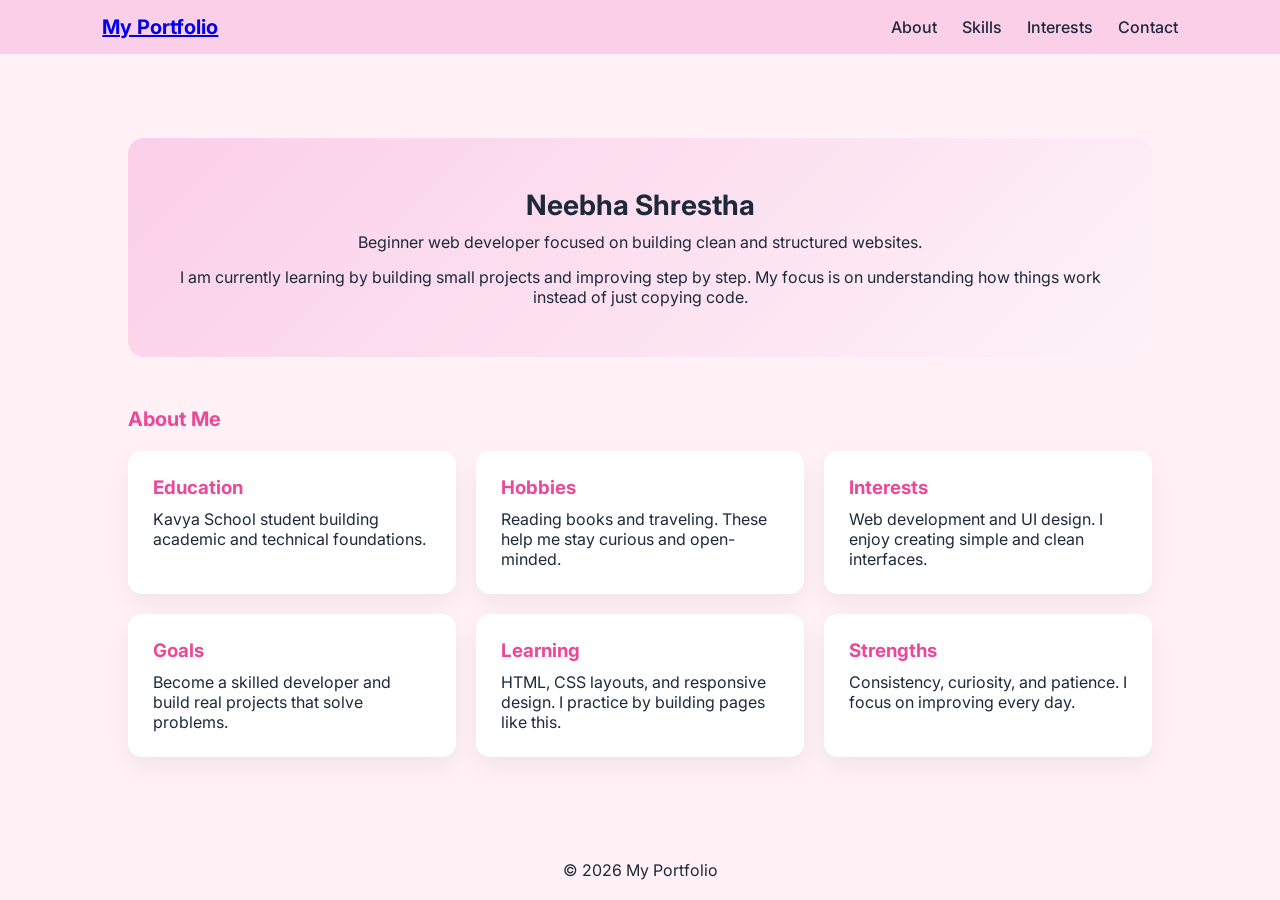
<file: index.html>
<!DOCTYPE html>
<html>
<head>
    <title>Neebha Shresta- Portfolio</title>
    <link rel="stylesheet" href="styles.css">
    <link href="https://fonts.googleapis.com/css2?family=Inter:wght@400;500;600&family=Poppins:wght@500;600;700&display=swap" rel="stylesheet">
</head>

<body>

<header>
    <a href="about.html"><h1>My Portfolio</h1></a>

    <nav>
        <a href="about.html">About</a>
        <a href="skills.html">Skills</a>
        <a href="interests.html">Interests</a>
        <a href="contact.html">Contact</a>
    </nav>
</header>

<div class="container">

    <!-- HERO -->
    <section class="about-card">
        <h2>Neebha Shrestha</h2>
        <p>
            Beginner web developer focused on building clean and structured websites.
        </p>

        <p style="margin-top:15px;">
            I am currently learning by building small projects and improving step by step.
            My focus is on understanding how things work instead of just copying code.
        </p>
    </section>

    <!-- SECTION TITLE -->
    <h3 class="section-title">About Me</h3>

    <!-- CARDS -->
    <div class="about-grid">

        <div class="card">
            <h3>Education</h3>
            <p>Kavya School student building academic and technical foundations.</p>
        </div>

        <div class="card">
            <h3>Hobbies</h3>
            <p>Reading books and traveling. These help me stay curious and open-minded.</p>
        </div>

        <div class="card">
            <h3>Interests</h3>
            <p>Web development and UI design. I enjoy creating simple and clean interfaces.</p>
        </div>

        <div class="card">
            <h3>Goals</h3>
            <p>Become a skilled developer and build real projects that solve problems.</p>
        </div>

        <div class="card">
            <h3>Learning</h3>
            <p>HTML, CSS layouts, and responsive design. I practice by building pages like this.</p>
        </div>

        <div class="card">
            <h3>Strengths</h3>
            <p>Consistency, curiosity, and patience. I focus on improving every day.</p>
        </div>

    </div>

</div>

<footer>
    <p style="text-align:center; padding: 20px;">
        © 2026 My Portfolio
    </p>
</footer>

</body>
</html>
</file>
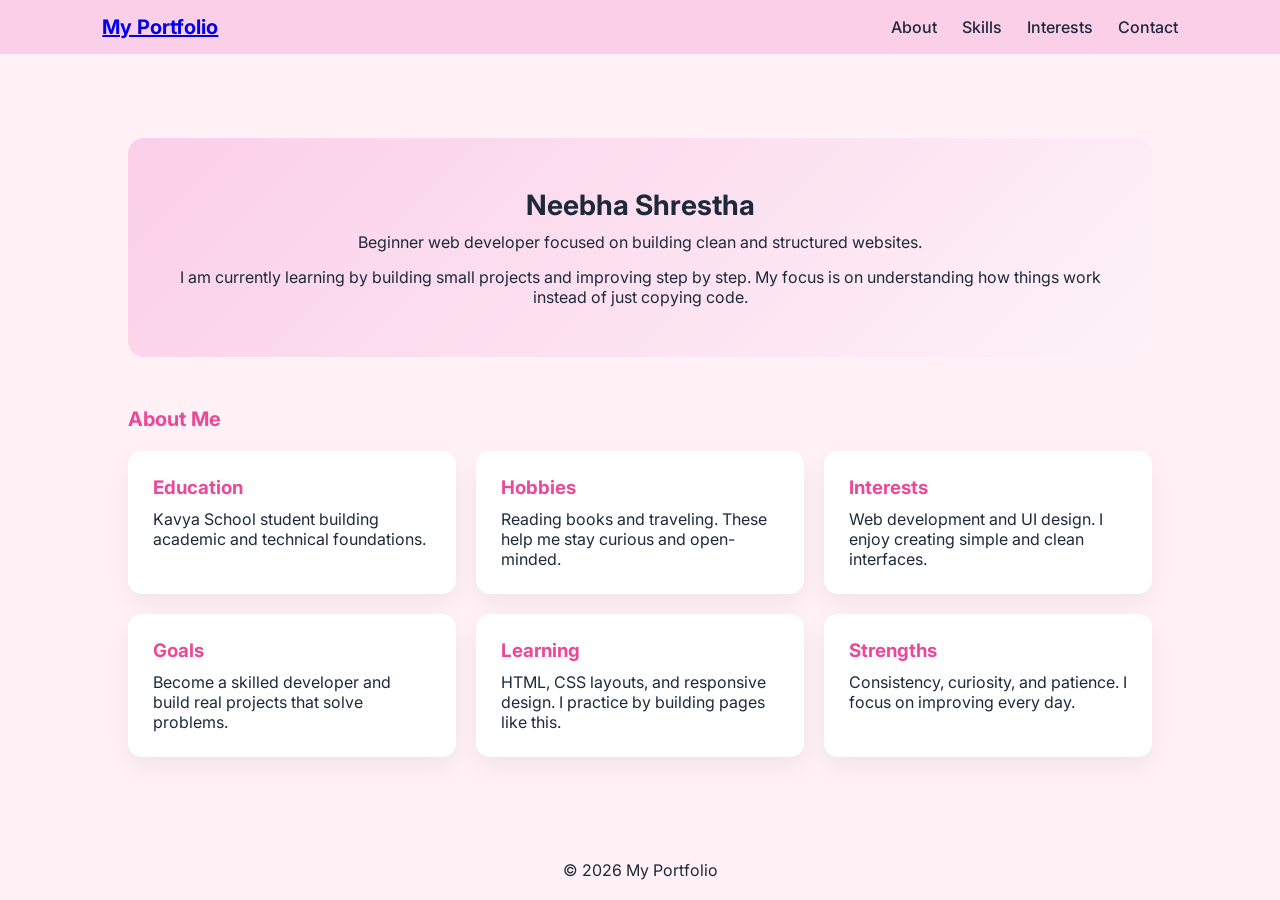
<file: about.html>
<!DOCTYPE html>
<html>
<head>
    <title>Neebha Shresta- Portfolio</title>
    <link rel="stylesheet" href="styles.css">
    <link href="https://fonts.googleapis.com/css2?family=Inter:wght@400;500;600&family=Poppins:wght@500;600;700&display=swap" rel="stylesheet">
</head>

<body>

<header>
    <a href="about.html"><h1>My Portfolio</h1></a>

    <nav>
        <a href="about.html">About</a>
        <a href="skills.html">Skills</a>
        <a href="interests.html">Interests</a>
        <a href="contact.html">Contact</a>
    </nav>
</header>

<div class="container">

    <!-- HERO -->
    <section class="about-card">
        <h2>Neebha Shrestha</h2>
        <p>
            Beginner web developer focused on building clean and structured websites.
        </p>

        <p style="margin-top:15px;">
            I am currently learning by building small projects and improving step by step.
            My focus is on understanding how things work instead of just copying code.
        </p>
    </section>

    <!-- SECTION TITLE -->
    <h3 class="section-title">About Me</h3>

    <!-- CARDS -->
    <div class="about-grid">

        <div class="card">
            <h3>Education</h3>
            <p>Kavya School student building academic and technical foundations.</p>
        </div>

        <div class="card">
            <h3>Hobbies</h3>
            <p>Reading books and traveling. These help me stay curious and open-minded.</p>
        </div>

        <div class="card">
            <h3>Interests</h3>
            <p>Web development and UI design. I enjoy creating simple and clean interfaces.</p>
        </div>

        <div class="card">
            <h3>Goals</h3>
            <p>Become a skilled developer and build real projects that solve problems.</p>
        </div>

        <div class="card">
            <h3>Learning</h3>
            <p>HTML, CSS layouts, and responsive design. I practice by building pages like this.</p>
        </div>

        <div class="card">
            <h3>Strengths</h3>
            <p>Consistency, curiosity, and patience. I focus on improving every day.</p>
        </div>

    </div>

</div>

<footer>
    <p style="text-align:center; padding: 20px;">
        © 2026 My Portfolio
    </p>
</footer>

</body>
</html>
</file>
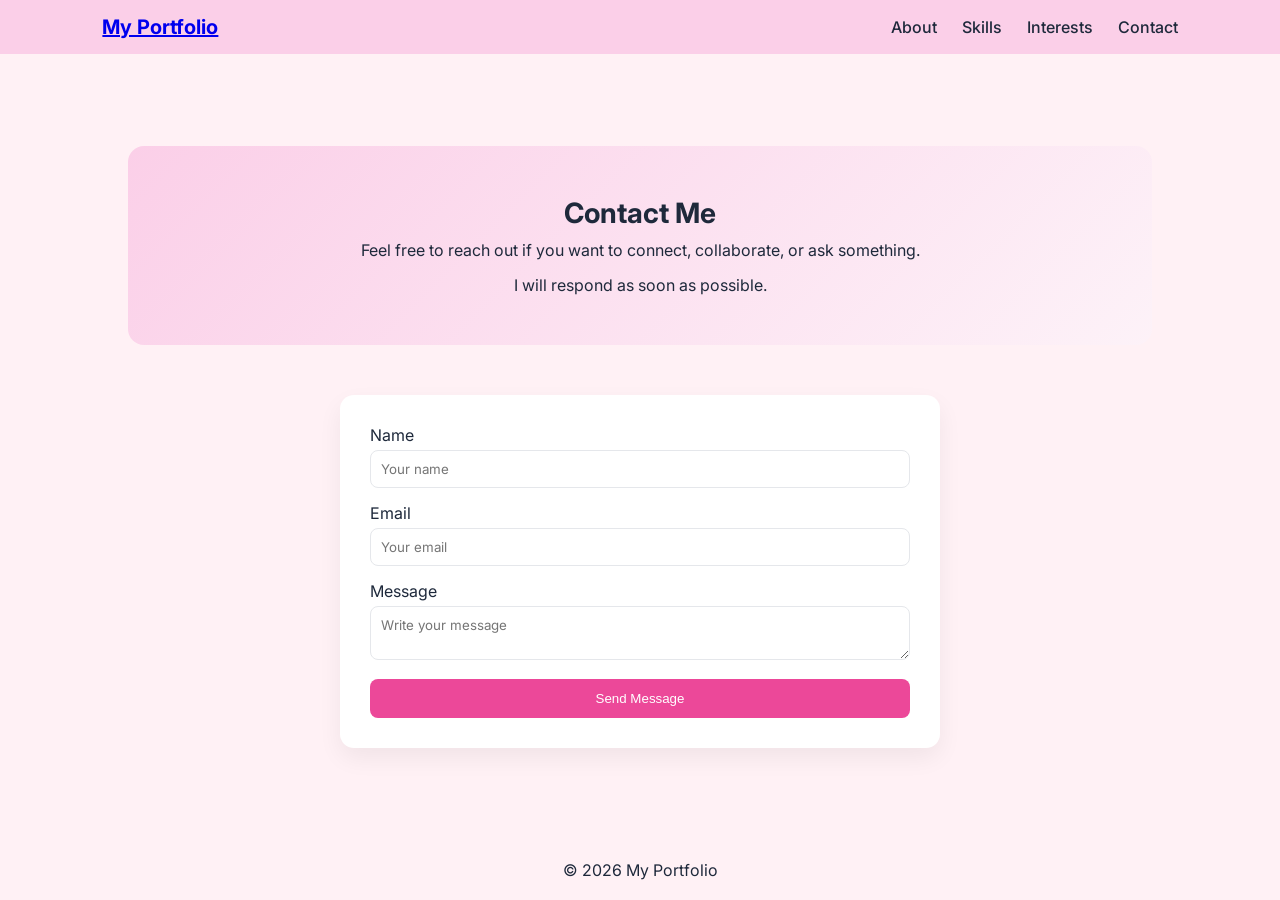
<file: contact.html>
<!DOCTYPE html>
<html>
<head>
    <title>Neebha Shrestha- Contact</title>
    <link rel="stylesheet" href="styles.css">
    <link href="https://fonts.googleapis.com/css2?family=Inter:wght@400;500;600&family=Poppins:wght@500;600;700&display=swap" rel="stylesheet">
</head>

<body>

<header>
    <a href="about.html"><h1>My Portfolio</h1></a>

    <nav>
        <a href="about.html">About</a>
        <a href="skills.html">Skills</a>
        <a href="interests.html">Interests</a>
        <a href="contact.html">Contact</a>
    </nav>
</header>

<div class="container">

    <!-- HERO -->
    <section class="about-card">
        <h2>Contact Me</h2>
        <p>
            Feel free to reach out if you want to connect, collaborate, or ask something.
        </p>

        <p style="margin-top:15px;">
            I will respond as soon as possible.
        </p>
    </section>

    <!-- FORM -->
    <div class="contact-form">

        <form>

            <label>Name</label>
            <input type="text" placeholder="Your name">

            <label>Email</label>
            <input type="email" placeholder="Your email">

            <label>Message</label>
            <textarea placeholder="Write your message"></textarea>

            <button type="submit">Send Message</button>

        </form>

    </div>

</div>

<footer>
    <p style="text-align:center; padding: 20px;">
        © 2026 My Portfolio
    </p>
</footer>

</body>
</html>
</file>
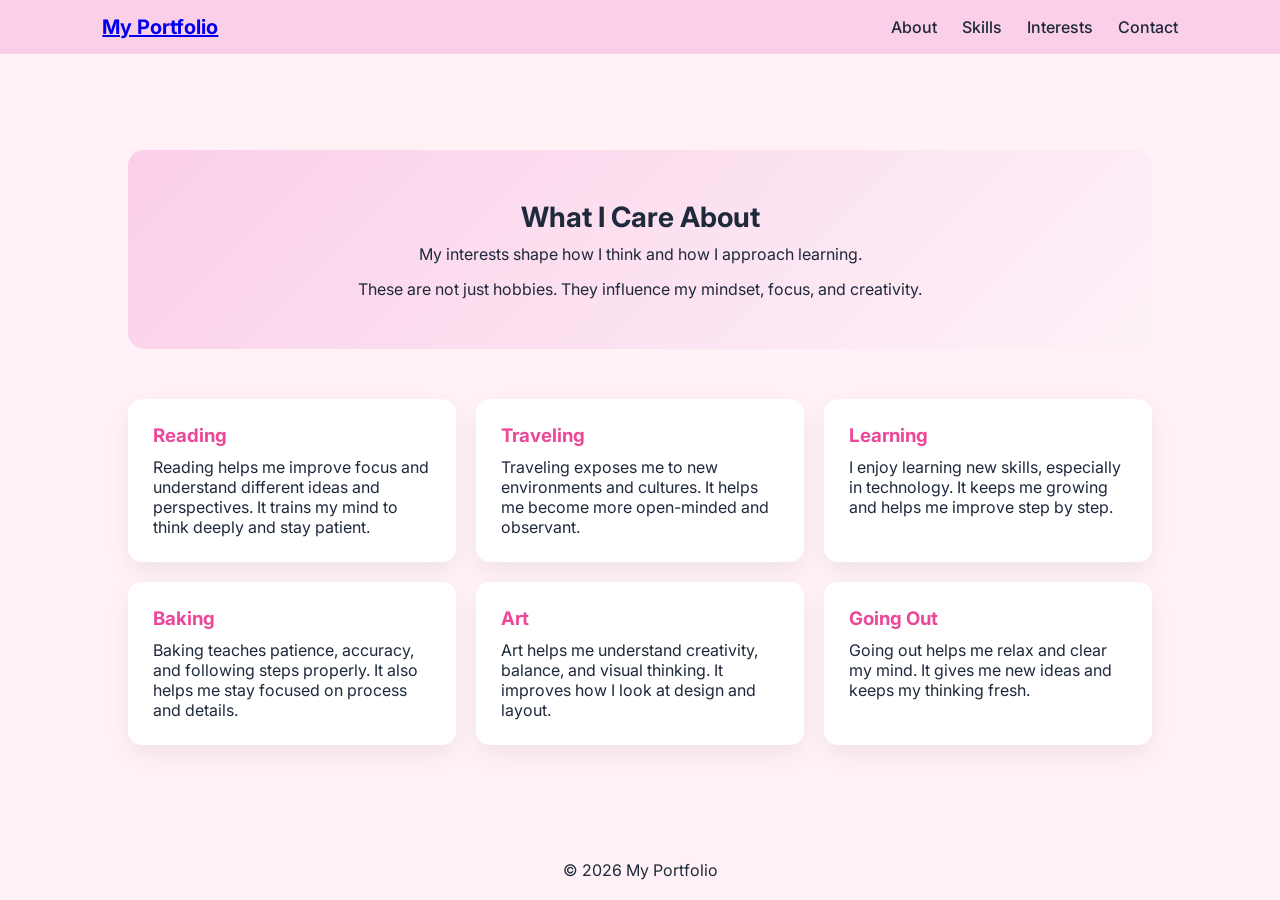
<file: interests.html>
<!DOCTYPE html>
<html>
<head>
    <title>Neebha Shrestha- Interests</title>
    <link rel="stylesheet" href="styles.css">
    <link href="https://fonts.googleapis.com/css2?family=Inter:wght@400;500;600&family=Poppins:wght@500;600;700&display=swap" rel="stylesheet">
</head>

<body>

<header>
    <a href="about.html"><h1>My Portfolio</h1></a>

    <nav>
        <a href="about.html">About</a>
        <a href="skills.html">Skills</a>
        <a href="interests.html">Interests</a>
        <a href="contact.html">Contact</a>
    </nav>
</header>

<div class="container">

    <!-- HERO -->
    <section class="about-card">
        <h2>What I Care About</h2>
        <p>
            My interests shape how I think and how I approach learning.
        </p>

        <p style="margin-top:15px;">
            These are not just hobbies. They influence my mindset, focus, and creativity.
        </p>
    </section>

    <!-- INTEREST CONTENT -->
    <div class="about-grid">

        <div class="card">
            <h3>Reading</h3>
            <p>
                Reading helps me improve focus and understand different ideas and perspectives.
                It trains my mind to think deeply and stay patient.
            </p>
        </div>

        <div class="card">
            <h3>Traveling</h3>
            <p>
                Traveling exposes me to new environments and cultures.
                It helps me become more open-minded and observant.
            </p>
        </div>

        <div class="card">
            <h3>Learning</h3>
            <p>
                I enjoy learning new skills, especially in technology.
                It keeps me growing and helps me improve step by step.
            </p>
        </div>

        <div class="card">
            <h3>Baking</h3>
            <p>
                Baking teaches patience, accuracy, and following steps properly.
                It also helps me stay focused on process and details.
            </p>
        </div>

        <div class="card">
            <h3>Art</h3>
            <p>
                Art helps me understand creativity, balance, and visual thinking.
                It improves how I look at design and layout.
            </p>
        </div>

        <div class="card">
            <h3>Going Out</h3>
            <p>
                Going out helps me relax and clear my mind.
                It gives me new ideas and keeps my thinking fresh.
            </p>
        </div>

    </div>

</div>

<footer>
    <p style="text-align:center; padding: 20px;">
        © 2026 My Portfolio
    </p>
</footer>

</body>
</html>
</file>
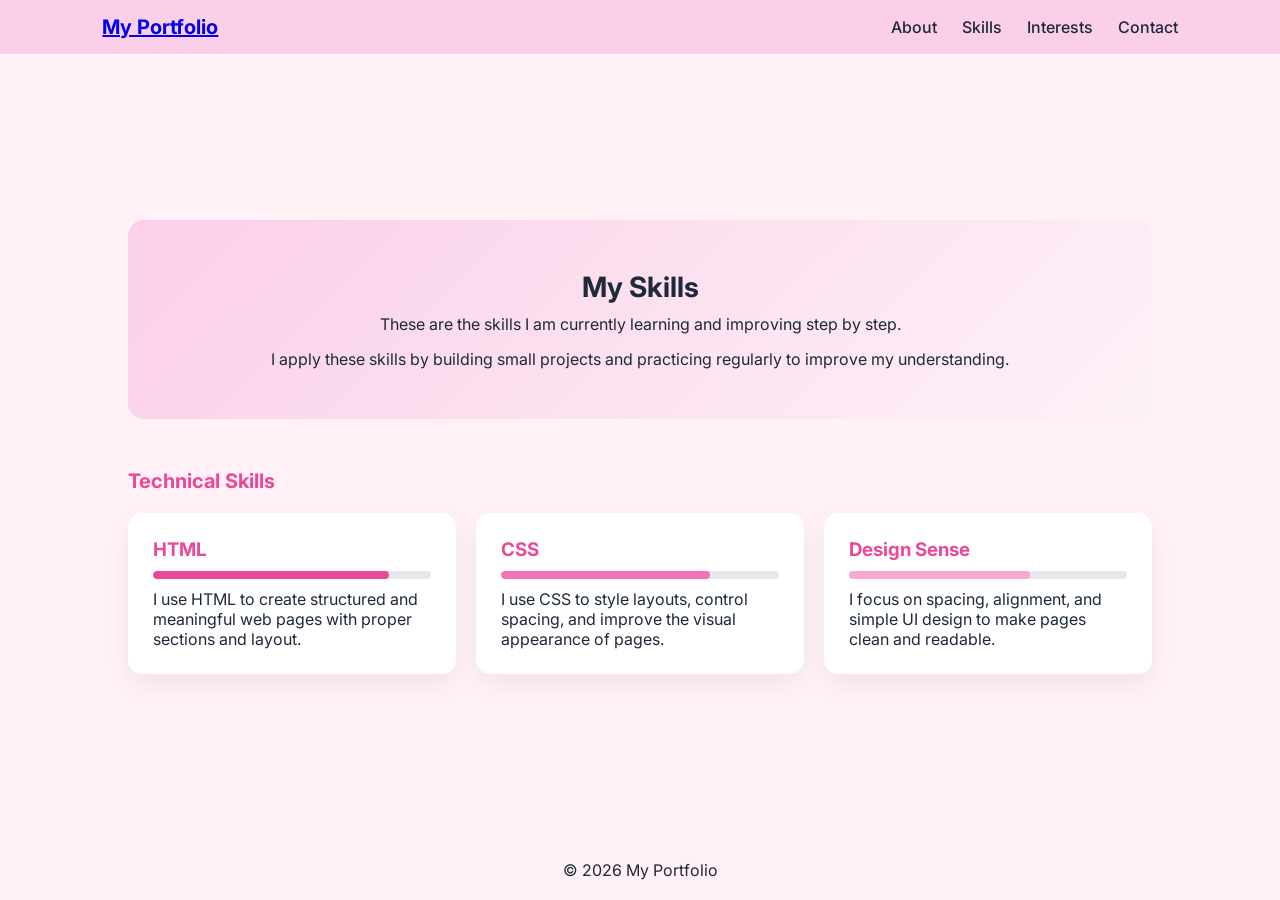
<file: skills.html>
<!DOCTYPE html>
<html>
<head>
    <title>Neebha Shrestha -Skills</title>
    <link rel="stylesheet" href="styles.css">
    <link href="https://fonts.googleapis.com/css2?family=Inter:wght@400;500;600&family=Poppins:wght@500;600;700&display=swap" rel="stylesheet">
</head>

<body>

<header>
    <a href="about.html"><h1>My Portfolio</h1></a>

    <nav>
        <a href="about.html">About</a>
        <a href="skills.html">Skills</a>
        <a href="interests.html">Interests</a>
        <a href="contact.html">Contact</a>
    </nav>
</header>

<div class="container">

    <!-- HERO -->
    <section class="about-card">
        <h2>My Skills</h2>
        <p>
            These are the skills I am currently learning and improving step by step.
        </p>

        <p style="margin-top:15px;">
            I apply these skills by building small projects and practicing regularly to improve my understanding.
        </p>
    </section>

    <h3 class="section-title">Technical Skills</h3>

    <div class="skills-grid">

        <div class="card">
            <h3>HTML</h3>
            <div class="skill-bar">
                <div class="skill-fill html"></div>
            </div>
            <p>
                I use HTML to create structured and meaningful web pages with proper sections and layout.
            </p>
        </div>

        <div class="card">
            <h3>CSS</h3>
            <div class="skill-bar">
                <div class="skill-fill css"></div>
            </div>
            <p>
                I use CSS to style layouts, control spacing, and improve the visual appearance of pages.
            </p>
        </div>

        <div class="card">
            <h3>Design Sense</h3>
            <div class="skill-bar">
                <div class="skill-fill design"></div>
            </div>
            <p>
                I focus on spacing, alignment, and simple UI design to make pages clean and readable.
            </p>
        </div>

    </div>

</div>

<footer>
    <p style="text-align:center; padding: 20px;">
        © 2026 My Portfolio
    </p>
</footer>

</body>
</html>
</file>
<file: styles.css>
/* Reset */
* {
    margin: 0;
    padding: 0;
    box-sizing: border-box;
}

/* Body */
body {
    font-family: 'Inter', sans-serif;
    background: #fff1f5;
    color: #1e293b;
    min-height: 100vh;
    display: flex;
    flex-direction: column;
}

/* Container */
.container {
    width: 80%;
    margin: auto;
    padding: 40px 0;
}

/* Navbar */
header {
    background: #fbcfe8;
    padding: 15px 8%;
    display: flex;
    justify-content: space-between;
    align-items: center;
}

/* Title */
header h1 {
    font-size: 20px;
}

/* Nav */
nav {
    display: flex;
    gap: 25px;
}

nav a {
    text-decoration: none;
    color: #1e293b;
    font-weight: 500;
}

nav a:hover {
    color: #ec4899;
}

/* HERO CARD */
.about-card {
    background: linear-gradient(135deg, #fbcfe8, #fdf2f8);
    padding: 50px;
    border-radius: 16px;
    text-align: center;
    margin-bottom: 50px;
}

.about-card h2 {
    font-size: 28px;
    margin-bottom: 10px;
}

/* SECTION TITLE */
.section-title {
    margin: 40px 0 20px;
    font-size: 20px;
    color: #ec4899;
}

/* GRID */
.about-grid {
    display: grid;
    grid-template-columns: repeat(3, 1fr);
    gap: 20px;
}

/* CARD */
.card {
    background: white;
    padding: 25px;
    border-radius: 14px;
    box-shadow: 0 10px 25px rgba(0,0,0,0.06);
    transition: 0.3s;
    min-height: 120px;
}

/* Hover */
.card:hover {
    transform: translateY(-5px);
}

/* Card title */
.card h3 {
    margin-bottom: 10px;
    color: #ec4899;
}

/* Skills grid */
.skills-grid {
    display: grid;
    grid-template-columns: repeat(3, 1fr);
    gap: 20px;
}

/* Skill bar */
.skill-bar {
    width: 100%;
    height: 8px;
    background: #e5e7eb;
    border-radius: 10px;
    margin: 10px 0;
    overflow: hidden;
}

/* Fill */
.skill-fill {
    height: 100%;
    border-radius: 10px;
}

/* Skill levels */
.html {
    width: 85%;
    background: #ec4899;
}

.css {
    width: 75%;
    background: #f472b6;
}

.design {
    width: 65%;
    background: #f9a8d4;
}

/* Interest sections */
.interest-section {
    background: white;
    padding: 25px;
    border-radius: 14px;
    margin-bottom: 20px;
    box-shadow: 0 10px 25px rgba(0,0,0,0.06);
}

/* Section heading */
.interest-section h3 {
    margin-bottom: 10px;
    color: #ec4899;
}

/* Contact form */
.contact-form {
    max-width: 600px;
    margin: auto;
    background: white;
    padding: 30px;
    border-radius: 14px;
    box-shadow: 0 10px 25px rgba(0,0,0,0.06);
}

/* Inputs */
.contact-form input,
.contact-form textarea {
    width: 100%;
    padding: 10px;
    margin-top: 5px;
    margin-bottom: 15px;
    border: 1px solid #e5e7eb;
    border-radius: 8px;
    font-family: inherit;
}

/* Button */
.contact-form button {
    background: #ec4899;
    color: white;
    border: none;
    padding: 12px;
    width: 100%;
    border-radius: 8px;
    cursor: pointer;
}

.contact-form button:hover {
    background: #db2777;
}
</file>
